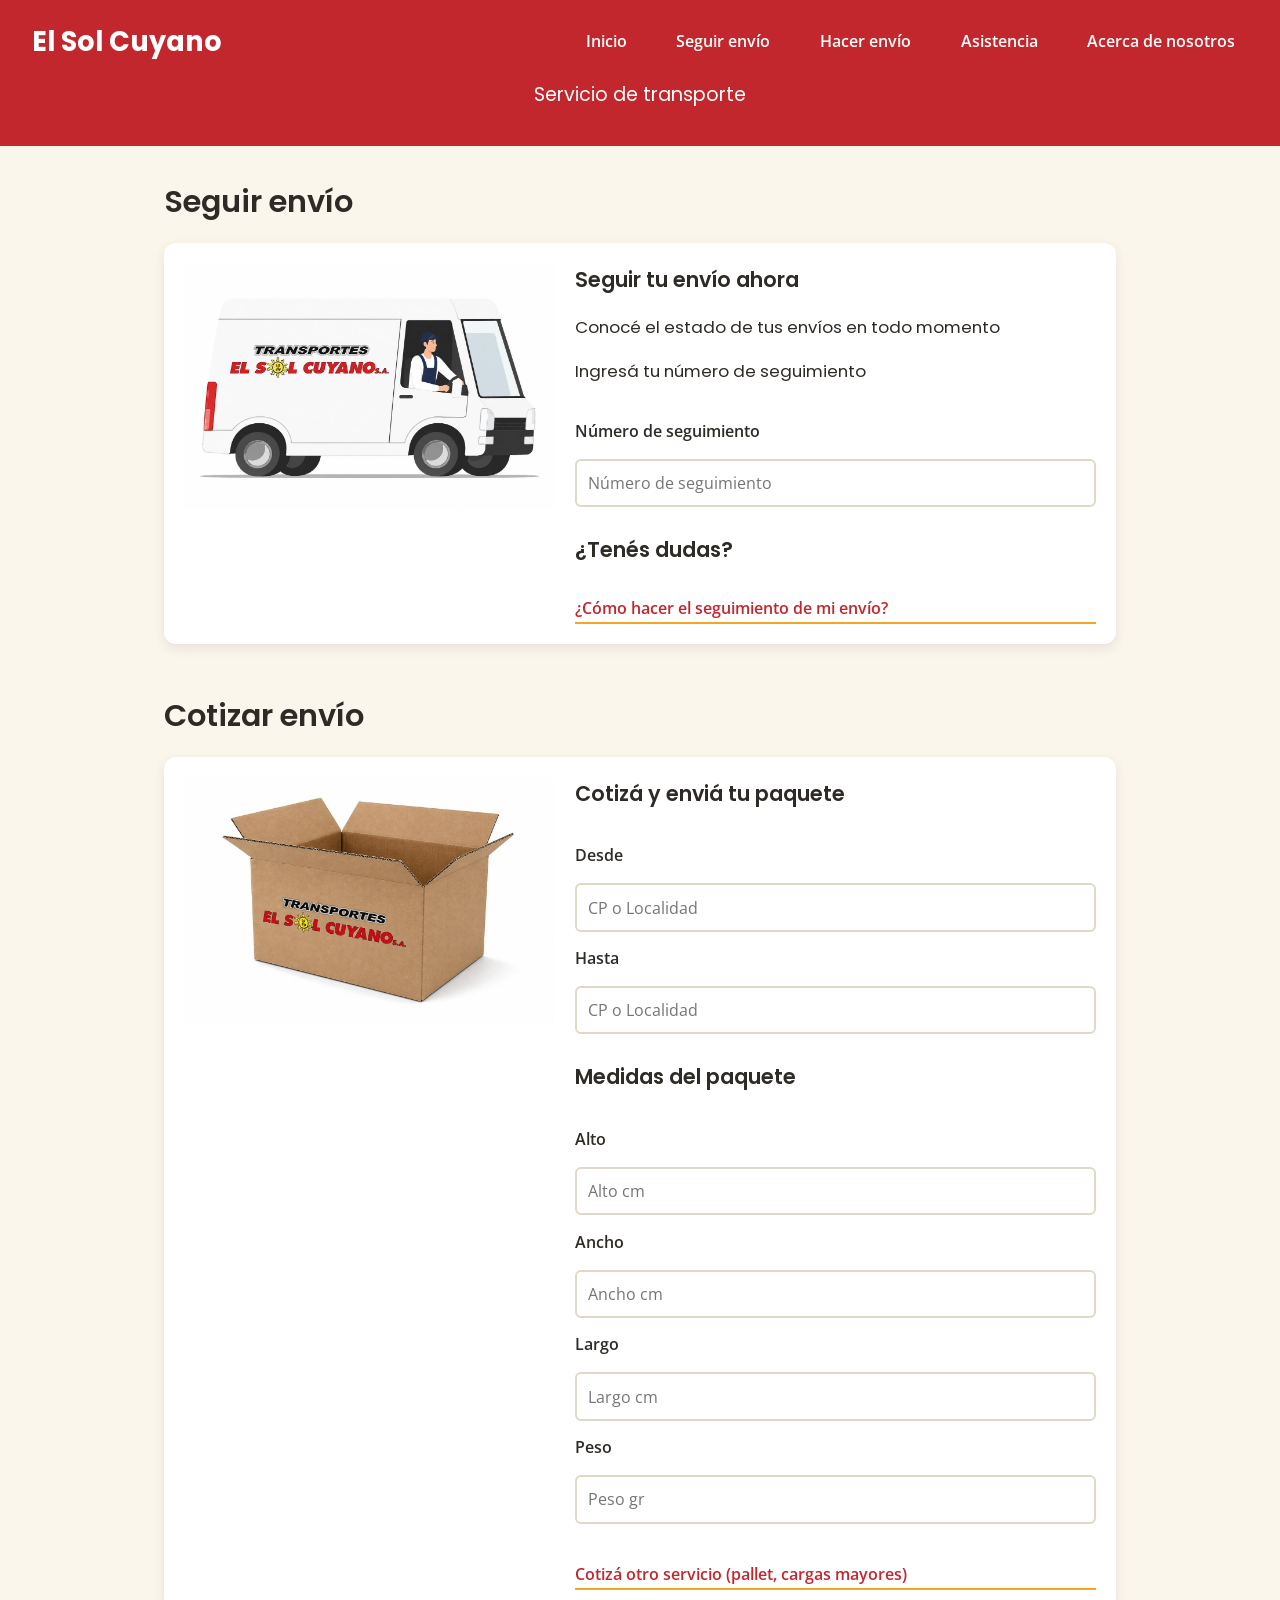
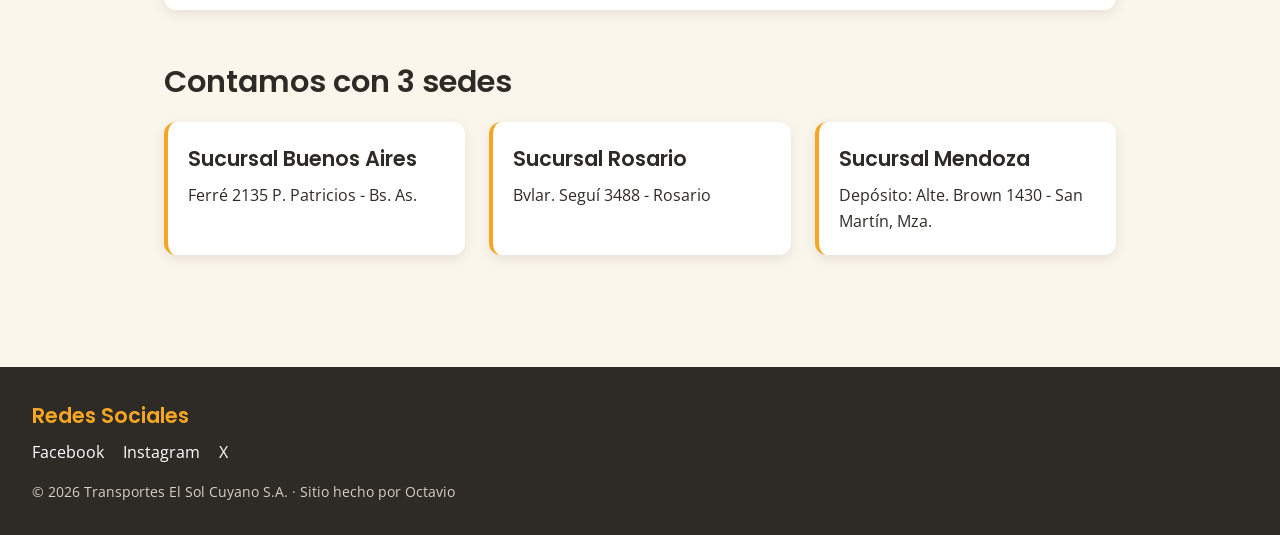
<file: index.html>
<!DOCTYPE html>
<html lang="es">
<head>
    <meta charset="UTF-8">
    <meta name="viewport" content="width=device-width, initial-scale=1.0">
    <title>Transporte Sol Cuyano</title>
    <link rel="preconnect" href="https://fonts.googleapis.com">
    <link href="https://fonts.googleapis.com/css2?family=Poppins:wght@400;600;700&family=Open+Sans:wght@400;600&display=swap" rel="stylesheet">
    <link rel="stylesheet" href="styles/styles.css">
</head>
<body>
    <header>
        <div class="navbar">
            <h1 class="logo">El Sol Cuyano</h1>
            <nav class="nav-principal">
                <a href="#">Inicio</a>
                <a href="pages/seguirenvio.html">Seguir envío</a>
                <a href="pages/hacerenvio.html">Hacer envío</a>
                <a href="pages/contacto.html">Asistencia</a>
                <a href="pages/quienessomos.html">Acerca de nosotros</a>
            </nav>
        </div>
        <h2>Servicio de transporte</h2>
    </header>

    <main>
        <section class="seccion">
            <h2>Seguir envío</h2>

            <article class="tarjeta tarjeta-envio">
                <div class="tarjeta-media">
                    <figure>
                        <img src="imagenes/Camion_Sol_Cuyano.jpeg" alt="Camión de Sol Cuyano para el transporte de envíos">
                    </figure>
                </div>
                <div class="tarjeta-info">
                    <h3>Seguir tu envío ahora</h3>
                    <h4>Conocé el estado de tus envíos en todo momento</h4>
                    <h4>Ingresá tu número de seguimiento</h4>
                    <form class="formulario">
                        <label for="form-seguimiento">Número de seguimiento</label>
                        <input type="text" id="form-seguimiento" placeholder="Número de seguimiento">
                    </form>
                    <h3>¿Tenés dudas?</h3>
                    <a href="#" class="enlace-ayuda">¿Cómo hacer el seguimiento de mi envío?</a>
                </div>
            </article>
        </section>

        <section class="seccion">
            <h2>Cotizar envío</h2>

            <article class="tarjeta tarjeta-envio">
                <div class="tarjeta-media">
                    <figure>
                        <img src="imagenes/Caja_Sol_Cuyano.jpeg" alt="Caja de Sol Cuyano para el transporte de envíos">
                    </figure>
                </div>
                <div class="tarjeta-info">
                    <h3>Cotizá y enviá tu paquete</h3>
                    <form class="formulario">
                        <label for="form-desde">Desde</label>
                        <input type="text" id="form-desde" placeholder="CP o Localidad">
                        <label for="form-hasta">Hasta</label>
                        <input type="text" id="form-hasta" placeholder="CP o Localidad">
                    </form>
                    <h3>Medidas del paquete</h3>
                    <form class="formulario">
                        <label for="form-alto">Alto</label>
                        <input type="text" id="form-alto" placeholder="Alto cm">
                        <label for="form-ancho">Ancho</label>
                        <input type="text" id="form-ancho" placeholder="Ancho cm">
                        <label for="form-largo">Largo</label>
                        <input type="text" id="form-largo" placeholder="Largo cm">
                        <label for="form-peso">Peso</label>
                        <input type="text" id="form-peso" placeholder="Peso gr">
                    </form>
                    <a href="#" class="enlace-ayuda">Cotizá otro servicio (pallet, cargas mayores)</a>
                    <!--Hacer los encuadres para cotizar los envios-->
                </div>
            </article>
        </section>

        <section class="seccion">
            <h2>Contamos con 3 sedes</h2>
            <div class="sedes">
                <article class="tarjeta">
                    <h3>Sucursal Buenos Aires</h3>
                    <p>Ferré 2135 P. Patricios - Bs. As.</p>
                </article>
                <article class="tarjeta">
                    <h3>Sucursal Rosario</h3>
                    <p>Bvlar. Seguí 3488 - Rosario</p>
                </article>
                <article class="tarjeta">
                    <h3>Sucursal Mendoza</h3>
                    <p>Depósito: Alte. Brown 1430 - San Martín, Mza.</p>
                </article>
            </div>
        </section>
    </main>

    <footer>
        <div>
            <h3>Redes Sociales</h3>
            <ul>
                <li>Facebook</li>
                <li>Instagram</li>
                <li>X</li>
            </ul>
        </div>

        <div>
            <p>© 2026 Transportes El Sol Cuyano S.A. · Sitio hecho por Octavio</p>
        </div>
    </footer>
</body>
</html>
</file>
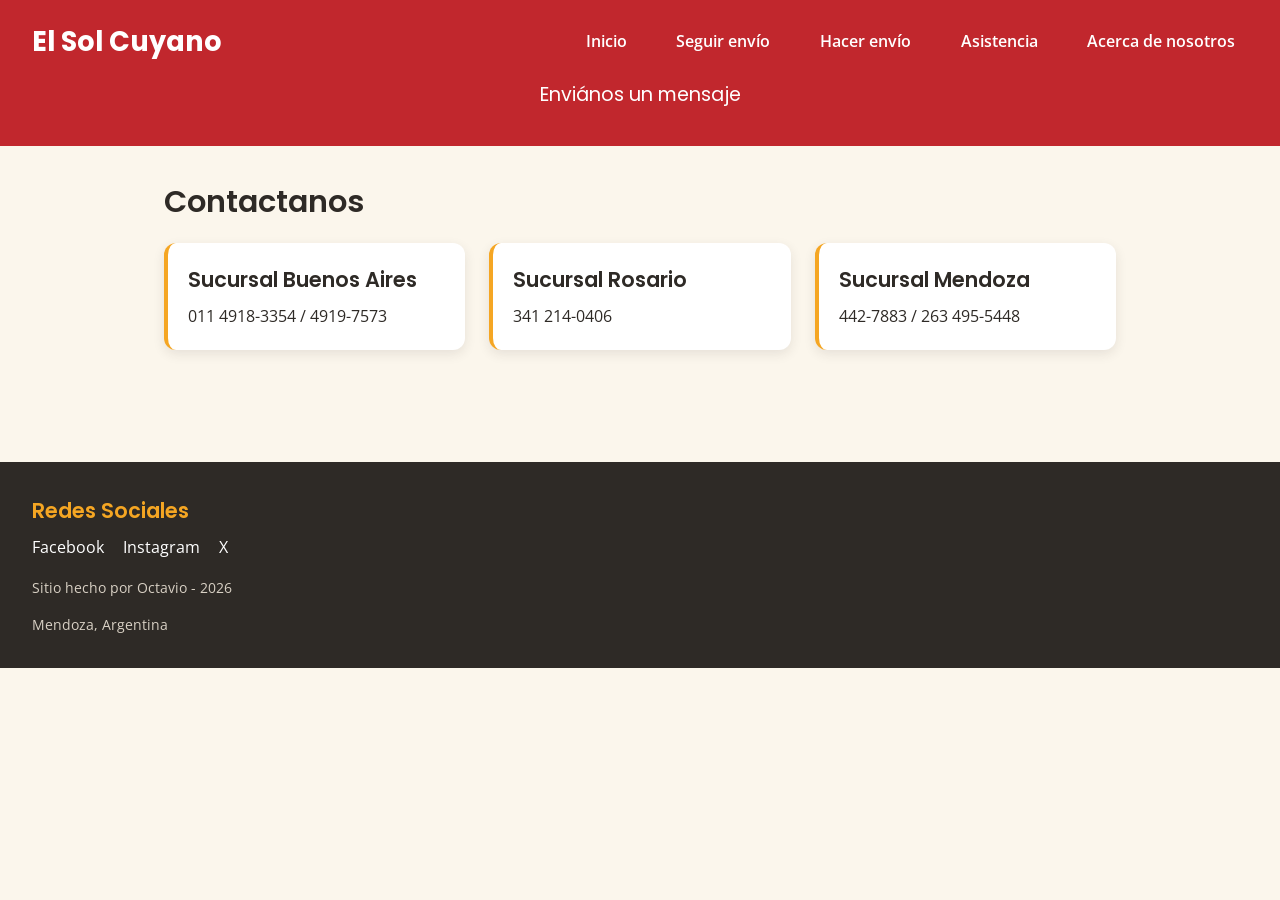
<file: pages/contacto.html>
<!DOCTYPE html>
<html lang="es">
<head>
    <meta charset="UTF-8">
    <meta name="viewport" content="width=device-width, initial-scale=1.0">
    <title>Contacto - Transporte Sol Cuyano</title>
    <link rel="preconnect" href="https://fonts.googleapis.com">
    <link href="https://fonts.googleapis.com/css2?family=Poppins:wght@400;600;700&family=Open+Sans:wght@400;600&display=swap" rel="stylesheet">
    <link rel="stylesheet" href="../styles/styles.css">
</head>
<body>
    <header>
        <div class="navbar">
            <h1 class="logo">El Sol Cuyano</h1>
            <nav class="nav-principal">
                <a href="../index.html">Inicio</a>
                <a href="seguirenvio.html">Seguir envío</a>
                <a href="hacerenvio.html">Hacer envío</a>
                <a href="#">Asistencia</a>
                <a href="quienessomos.html">Acerca de nosotros</a>
            </nav>
        </div>
        <h2>Enviános un mensaje</h2>
    </header>

    <main>
        <h2>Contactanos</h2>
        <section class="seccion sedes">
            <article class="tarjeta">
                <h3>Sucursal Buenos Aires</h3>
                <p>011 4918-3354 / 4919-7573</p>
            </article>
            <article class="tarjeta">
                <h3>Sucursal Rosario</h3>
                <p>341 214-0406</p>
            </article>
            <article class="tarjeta">
                <h3>Sucursal Mendoza</h3>
                <p>442-7883 / 263 495-5448</p>
            </article>
        </section>
    </main>

    <footer>
        <article>
            <h3>Redes Sociales</h3>
            <ul>
                <li>Facebook</li>
                <li>Instagram</li>
                <li>X</li>
            </ul>
        </article>

        <article>
            <p>Sitio hecho por Octavio - 2026</p>
            <p>Mendoza, Argentina</p>
        </article>
    </footer>
</body>
</html>
</file>
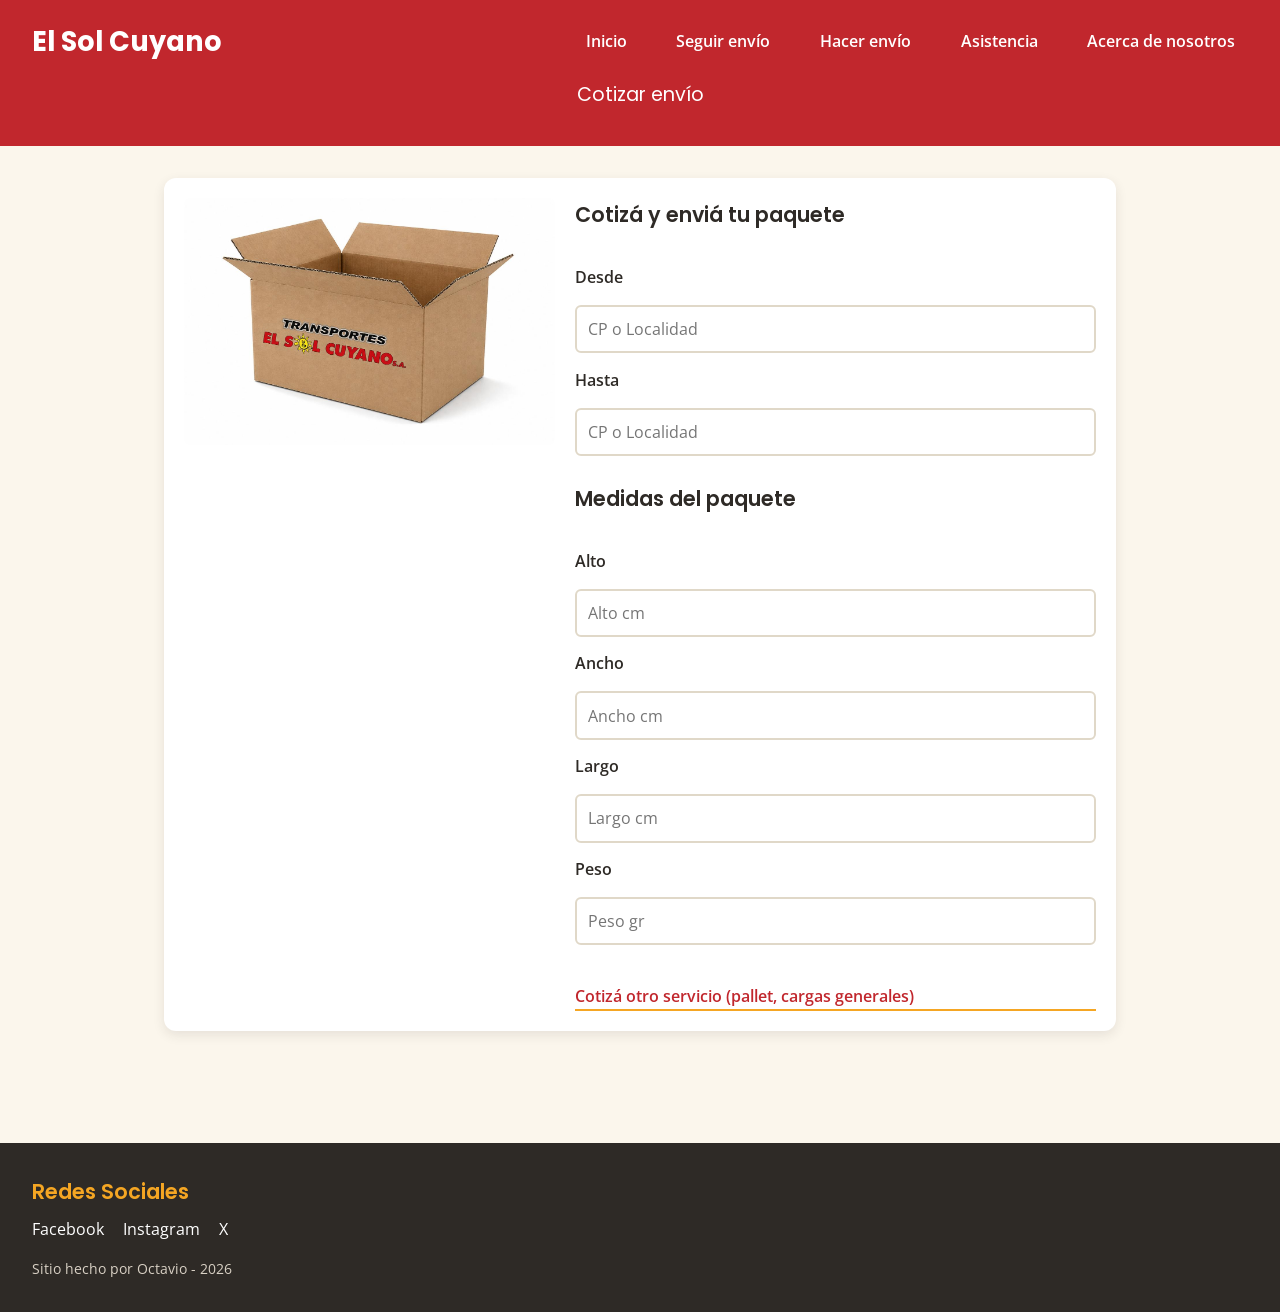
<file: pages/hacerenvio.html>
<!DOCTYPE html>
<html lang="es">
<head>
    <meta charset="UTF-8">
    <meta name="viewport" content="width=device-width, initial-scale=1.0">
    <title>Hacer envío - Transporte Sol Cuyano</title>
    <link rel="preconnect" href="https://fonts.googleapis.com">
    <link href="https://fonts.googleapis.com/css2?family=Poppins:wght@400;600;700&family=Open+Sans:wght@400;600&display=swap" rel="stylesheet">
    <link rel="stylesheet" href="../styles/styles.css">
</head>
<body>
    <header>
        <div class="navbar">
            <h1 class="logo">El Sol Cuyano</h1>
            <nav class="nav-principal">
                <a href="../index.html">Inicio</a>
                <a href="seguirenvio.html">Seguir envío</a>
                <a href="#">Hacer envío</a>
                <a href="contacto.html">Asistencia</a>
                <a href="quienessomos.html">Acerca de nosotros</a>
            </nav>
        </div>
        <h2>Cotizar envío</h2>
    </header>

    <main>
        <section class="seccion">
            <article class="tarjeta tarjeta-envio">
                <div class="tarjeta-media">
                    <figure>
                        <img src="../imagenes/Caja_Sol_Cuyano.jpeg" alt="Caja de Sol Cuyano para el transporte de envíos">
                    </figure>
                </div>
                <div class="tarjeta-info">
                    <h3>Cotizá y enviá tu paquete</h3>
                    <form class="formulario">
                        <label for="form-desde">Desde</label>
                        <input type="text" id="form-desde" placeholder="CP o Localidad">
                        <label for="form-hasta">Hasta</label>
                        <input type="text" id="form-hasta" placeholder="CP o Localidad">
                    </form>
                    <h3>Medidas del paquete</h3>
                    <form class="formulario">
                        <label for="form-alto">Alto</label>
                        <input type="text" id="form-alto" placeholder="Alto cm">
                        <label for="form-ancho">Ancho</label>
                        <input type="text" id="form-ancho" placeholder="Ancho cm">
                        <label for="form-largo">Largo</label>
                        <input type="text" id="form-largo" placeholder="Largo cm">
                        <label for="form-peso">Peso</label>
                        <input type="text" id="form-peso" placeholder="Peso gr">
                    </form>
                    <a href="#" class="enlace-ayuda">Cotizá otro servicio (pallet, cargas generales)</a>
                </div>
            </article>
        </section>
    </main>

    <footer>
        <article>
            <h3>Redes Sociales</h3>
            <ul>
                <li>Facebook</li>
                <li>Instagram</li>
                <li>X</li>
            </ul>
        </article>

        <article>
            <p>Sitio hecho por Octavio - 2026</p>
        </article>
    </footer>
</body>
</html>
</file>
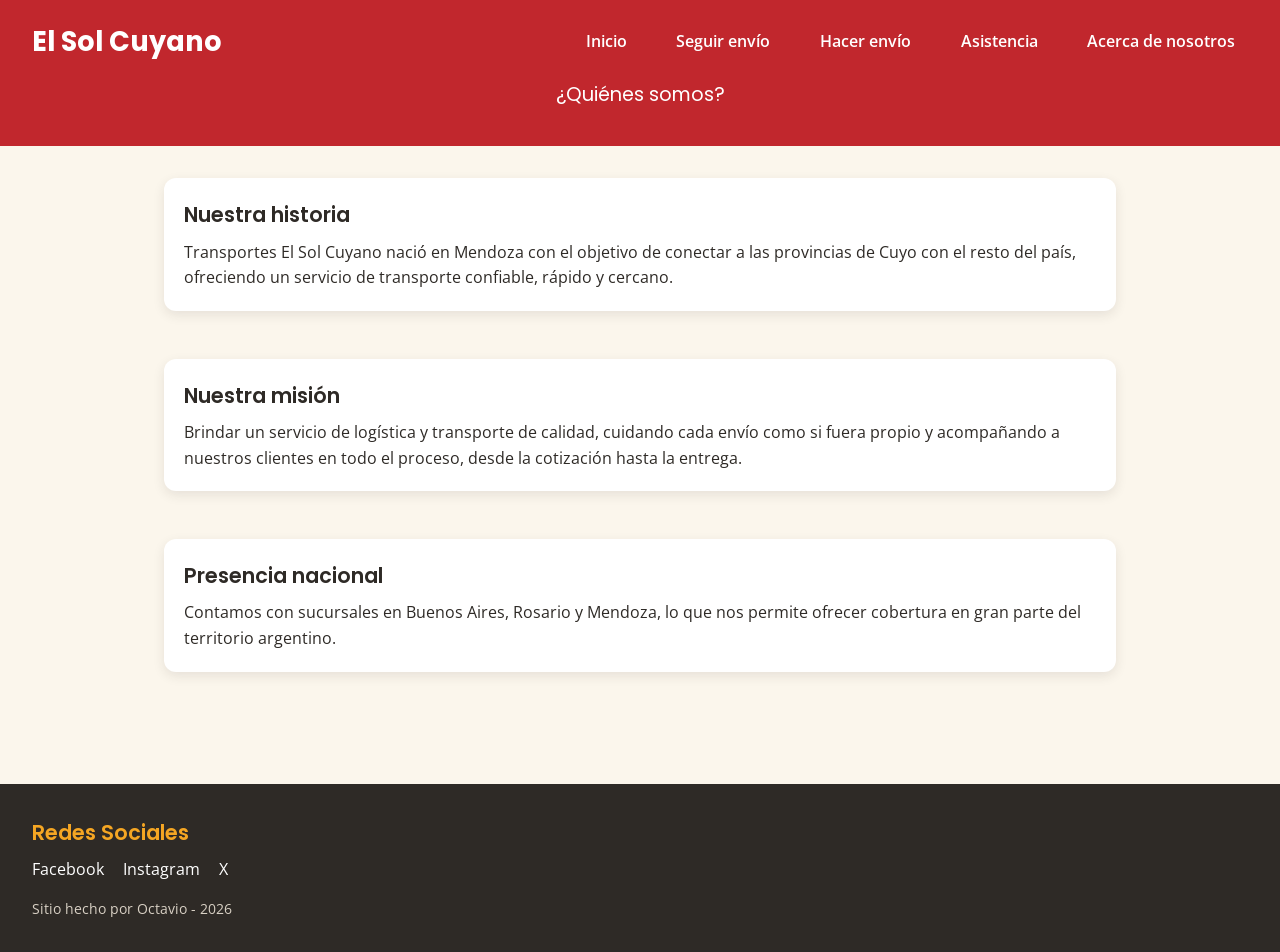
<file: pages/quienessomos.html>
<!DOCTYPE html>
<html lang="es">
<head>
    <meta charset="UTF-8">
    <meta name="viewport" content="width=device-width, initial-scale=1.0">
    <title>Quiénes somos - Transporte Sol Cuyano</title>
    <link rel="preconnect" href="https://fonts.googleapis.com">
    <link href="https://fonts.googleapis.com/css2?family=Poppins:wght@400;600;700&family=Open+Sans:wght@400;600&display=swap" rel="stylesheet">
    <link rel="stylesheet" href="../styles/styles.css">
</head>
<body>
    <header>
        <div class="navbar">
            <h1 class="logo">El Sol Cuyano</h1>
            <nav class="nav-principal">
                <a href="../index.html">Inicio</a>
                <a href="seguirenvio.html">Seguir envío</a>
                <a href="hacerenvio.html">Hacer envío</a>
                <a href="contacto.html">Asistencia</a>
                <a href="#">Acerca de nosotros</a>
            </nav>
        </div>
        <h2>¿Quiénes somos?</h2>
    </header>

    <main>
        <section class="seccion">
            <article class="tarjeta">
                <h3>Nuestra historia</h3>
                <p>Transportes El Sol Cuyano nació en Mendoza con el objetivo de conectar a las provincias
                de Cuyo con el resto del país, ofreciendo un servicio de transporte confiable, rápido y cercano.</p>
            </article>
        </section>

        <section class="seccion">
            <article class="tarjeta">
                <h3>Nuestra misión</h3>
                <p>Brindar un servicio de logística y transporte de calidad, cuidando cada envío como si fuera
                propio y acompañando a nuestros clientes en todo el proceso, desde la cotización hasta la entrega.</p>
            </article>
        </section>

        <section class="seccion">
            <article class="tarjeta">
                <h3>Presencia nacional</h3>
                <p>Contamos con sucursales en Buenos Aires, Rosario y Mendoza, lo que nos permite ofrecer
                cobertura en gran parte del territorio argentino.</p>
            </article>
        </section>
    </main>

    <footer>
        <article>
            <h3>Redes Sociales</h3>
            <ul>
                <li>Facebook</li>
                <li>Instagram</li>
                <li>X</li>
            </ul>
        </article>

        <article>
            <p>Sitio hecho por Octavio - 2026</p>
        </article>
    </footer>
</body>
</html>
</file>
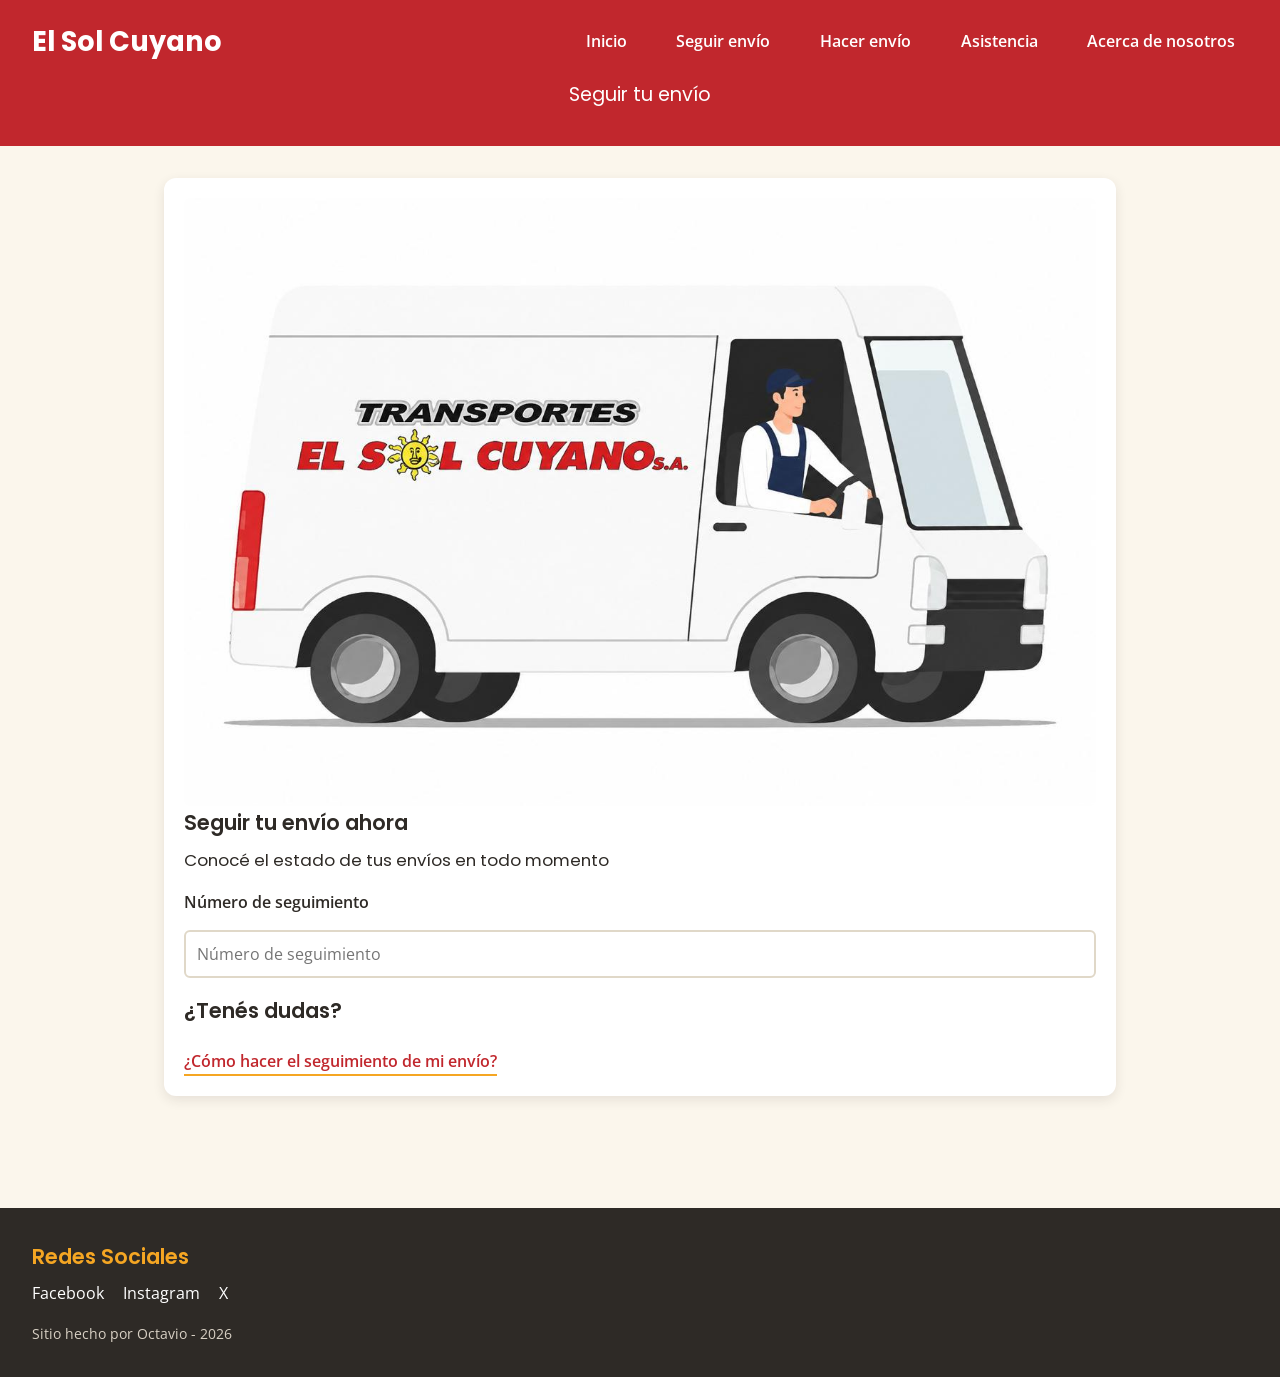
<file: pages/seguirenvio.html>
<!DOCTYPE html>
<html lang="es">
<head>
    <meta charset="UTF-8">
    <meta name="viewport" content="width=device-width, initial-scale=1.0">
    <title>Seguir envío - Transporte Sol Cuyano</title>
    <link rel="preconnect" href="https://fonts.googleapis.com">
    <link href="https://fonts.googleapis.com/css2?family=Poppins:wght@400;600;700&family=Open+Sans:wght@400;600&display=swap" rel="stylesheet">
    <link rel="stylesheet" href="../styles/styles.css">
</head>
<body>
    <header>
        <div class="navbar">
            <h1 class="logo">El Sol Cuyano</h1>
            <nav class="nav-principal">
                <a href="../index.html">Inicio</a>
                <a href="#">Seguir envío</a>
                <a href="hacerenvio.html">Hacer envío</a>
                <a href="contacto.html">Asistencia</a>
                <a href="quienessomos.html">Acerca de nosotros</a>
            </nav>
        </div>
        <h2>Seguir tu envío</h2>
    </header>

    <main>
        <section class="seccion">
            <article class="tarjeta">
                <figure>
                    <img src="../imagenes/Camion_Sol_Cuyano.jpeg" alt="Camión de Sol Cuyano para el transporte de envíos">
                </figure>
                <h3>Seguir tu envío ahora</h3>
                <h4>Conocé el estado de tus envíos en todo momento</h4>
                <form class="formulario">
                    <label for="form-seguimiento">Número de seguimiento</label>
                    <input type="text" id="form-seguimiento" placeholder="Número de seguimiento">
                </form>
                <h3>¿Tenés dudas?</h3>
                <a href="#" class="enlace-ayuda">¿Cómo hacer el seguimiento de mi envío?</a>
            </article>
        </section>
    </main>

    <footer>
        <article>
            <h3>Redes Sociales</h3>
            <ul>
                <li>Facebook</li>
                <li>Instagram</li>
                <li>X</li>
            </ul>
        </article>

        <article>
            <p>Sitio hecho por Octavio - 2026</p>
        </article>
    </footer>
</body>
</html>
</file>
<file: styles/styles.css>
/* ============================================================
   TRANSPORTES EL SOL CUYANO — HOJA DE ESTILOS
   ============================================================ */

/* ------------------------------------------------------------
   0. RESET GLOBAL (siempre primero: evita los márgenes/padding
      por defecto del navegador antes de aplicar cualquier estilo)
   ------------------------------------------------------------ */
* {
  margin: 0;
  padding: 0;
}

*, *::before, *::after {
  box-sizing: border-box;
}

/* ------------------------------------------------------------
   1. VARIABLES DE COLOR Y TIPOGRAFÍA
   ------------------------------------------------------------ */
:root {
  --color-primario: #C1272D;     /* rojo del logo */
  --color-secundario: #2E2A26;   /* marrón/carbón oscuro (noche cuyana) */
  --color-acento: #F5A623;       /* amarillo sol */
  --color-fondo: #FBF6EC;        /* crema cálido */
  --color-fondo-alt: #FFFFFF;
  --color-texto: #2E2A26;
  --color-texto-claro: #FFFFFF;

  --fuente-titulos: 'Poppins', 'Segoe UI', sans-serif;
  --fuente-texto: 'Open Sans', 'Segoe UI', sans-serif;
}

/* ------------------------------------------------------------
   2. ESTILOS BASE
   ------------------------------------------------------------ */
body {
  font-family: var(--fuente-texto);
  color: var(--color-texto);
  background-color: var(--color-fondo);
  line-height: 1.6;
}

img {
  max-width: 100%;
  display: block;
}

a {
  text-decoration: none;
  color: inherit;
}

/* ------------------------------------------------------------
   3. TIPOGRAFÍA / JERARQUÍA
   ------------------------------------------------------------ */
h1, h2, h3, h4 {
  font-family: var(--fuente-titulos);
  color: var(--color-secundario);
}

h1 {
  font-size: 2.5rem;
  font-weight: 700;
  color: var(--color-texto-claro);
}

h2 {
  font-size: 1.9rem;
  font-weight: 600;
  margin-bottom: 1rem;
}

h3 {
  font-size: 1.3rem;
  font-weight: 600;
  margin-bottom: 0.5rem;
}

h4 {
  font-size: 1.05rem;
  font-weight: 400;
  color: var(--color-texto);
  margin-bottom: 0.5rem;
}

p, label {
  font-size: 1rem;
  font-weight: 400;
}

/* ------------------------------------------------------------
   4. ENCABEZADO Y NAVEGACIÓN
   ------------------------------------------------------------ */
header {
  background-color: var(--color-primario);
  padding: 20px 2rem;
}

/* Contenedor flex de la navbar: logo a la izquierda, enlaces a la derecha */
.navbar {
  display: flex;
  justify-content: space-between;
  align-items: center;
  flex-wrap: wrap;
  gap: 1rem;
}

.logo {
  font-family: var(--fuente-titulos);
  font-size: 1.7rem;
  font-weight: 700;
  color: var(--color-texto-claro);
}

header h2 {
  text-align: center;
  margin-top: 1rem;
  color: var(--color-texto-claro);
  font-weight: 400;
  font-size: 1.2rem;
}

.nav-principal {
  display: flex;
  flex-wrap: wrap;
  align-items: center;
  gap: 1.5rem;
}

.nav-principal a {
  color: var(--color-texto-claro);
  font-weight: 600;
  padding: 0.4rem 0.8rem;
  border-radius: 6px;
  transition: background-color 0.2s ease;
}

.nav-principal a:hover {
  background-color: var(--color-acento);
  color: var(--color-secundario);
}

/* ------------------------------------------------------------
   5. CONTENIDO PRINCIPAL / TARJETAS
   ------------------------------------------------------------ */
main {
  max-width: 1000px;
  margin: 0 auto;
  padding: 2rem 1.5rem;
}

.seccion {
  margin-bottom: 3rem;
}

/* Contenedor pequeño: padding mínimo de 20px para que el contenido
   no pegue contra los bordes */
.tarjeta {
  background-color: var(--color-fondo-alt);
  border-radius: 12px;
  padding: 20px;
  box-shadow: 0 4px 12px rgba(46, 42, 38, 0.1);
}

.tarjeta figure {
  border-radius: 8px;
  overflow: hidden;
}

/* Tarjeta con imagen + información: contenedor padre en flex para
   organizar la imagen y el contenido, con gap para el espaciado interno */
.tarjeta-envio {
  display: flex;
  flex-wrap: wrap;
  gap: 20px;
}

.tarjeta-envio .tarjeta-media {
  flex: 1 1 260px;
}

.tarjeta-envio .tarjeta-info {
  flex: 2 1 300px;
  display: flex;
  flex-direction: column;
  gap: 0.6rem;
}

/* Sedes en tarjetas horizontales: contenedor padre en flex,
   gap para un espaciado uniforme entre las tarjetas */
.sedes {
  display: flex;
  flex-wrap: wrap;
  gap: 1.5rem;
}

.sedes .tarjeta {
  flex: 1 1 220px;
  border-left: 4px solid var(--color-acento);
}

/* ------------------------------------------------------------
   6. FORMULARIOS
   ------------------------------------------------------------ */
.formulario {
  display: flex;
  flex-direction: column;
  gap: 0.9rem;
  margin: 1rem 0;
}

.formulario label {
  font-weight: 600;
  color: var(--color-secundario);
}

.formulario input {
  font-family: var(--fuente-texto);
  padding: 0.7rem;
  border: 2px solid #E0D8C8;
  border-radius: 6px;
  font-size: 1rem;
}

.formulario input:focus {
  outline: none;
  border-color: var(--color-acento);
}

.enlace-ayuda {
  display: inline-block;
  margin-top: 0.8rem;
  color: var(--color-primario);
  font-weight: 600;
  border-bottom: 2px solid var(--color-acento);
}

/* ------------------------------------------------------------
   7. PIE DE PÁGINA
   ------------------------------------------------------------ */
footer {
  background-color: var(--color-secundario);
  color: var(--color-texto-claro);
  padding: 2rem;
  margin-top: 2rem;
}

footer h3 {
  color: var(--color-acento);
}

footer ul {
  list-style: none;
  display: flex;
  gap: 1.2rem;
  margin-top: 0.5rem;
}

footer p {
  margin-top: 1rem;
  font-size: 0.85rem;
  color: #D8D0C4;
}

/* ------------------------------------------------------------
   8. RESPONSIVE
   ------------------------------------------------------------ */
@media (max-width: 600px) {
  h1 {
    font-size: 1.9rem;
  }

  .nav-principal {
    flex-direction: column;
    gap: 0.5rem;
  }
}
</file>
